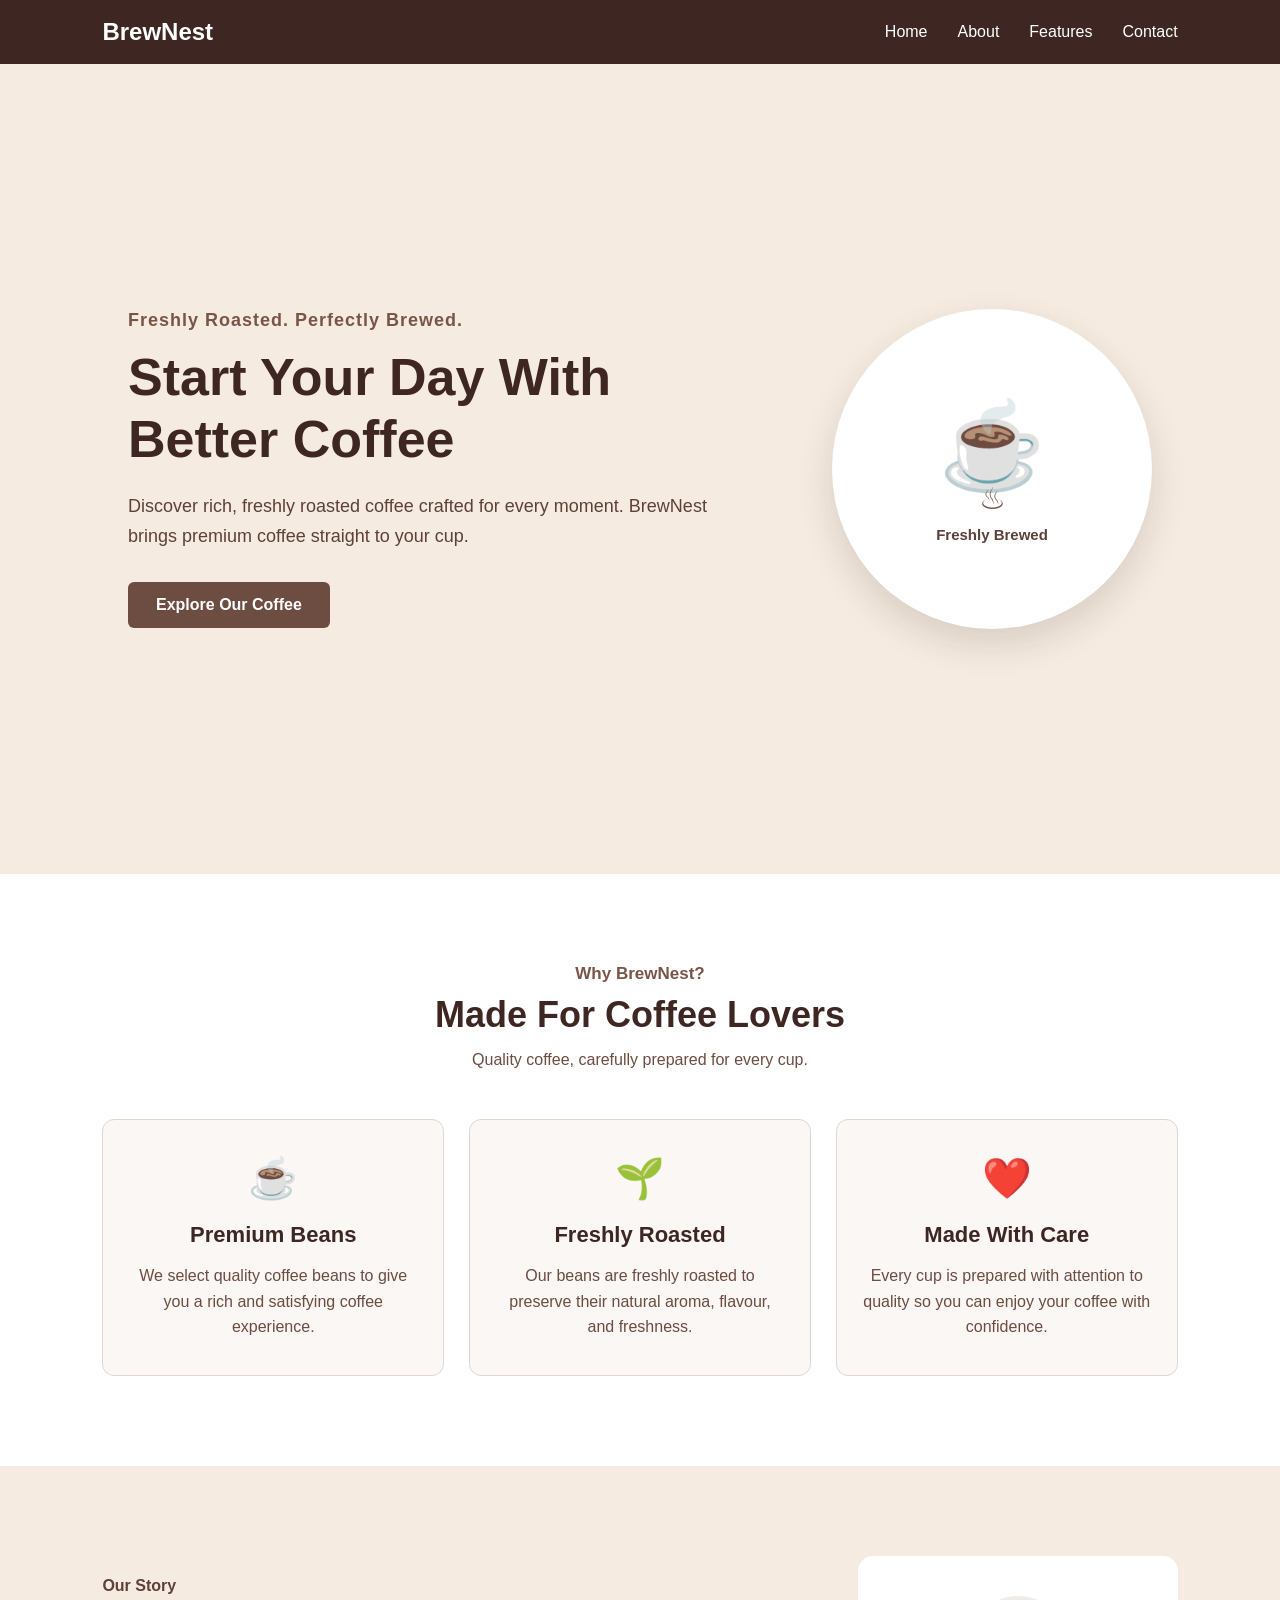
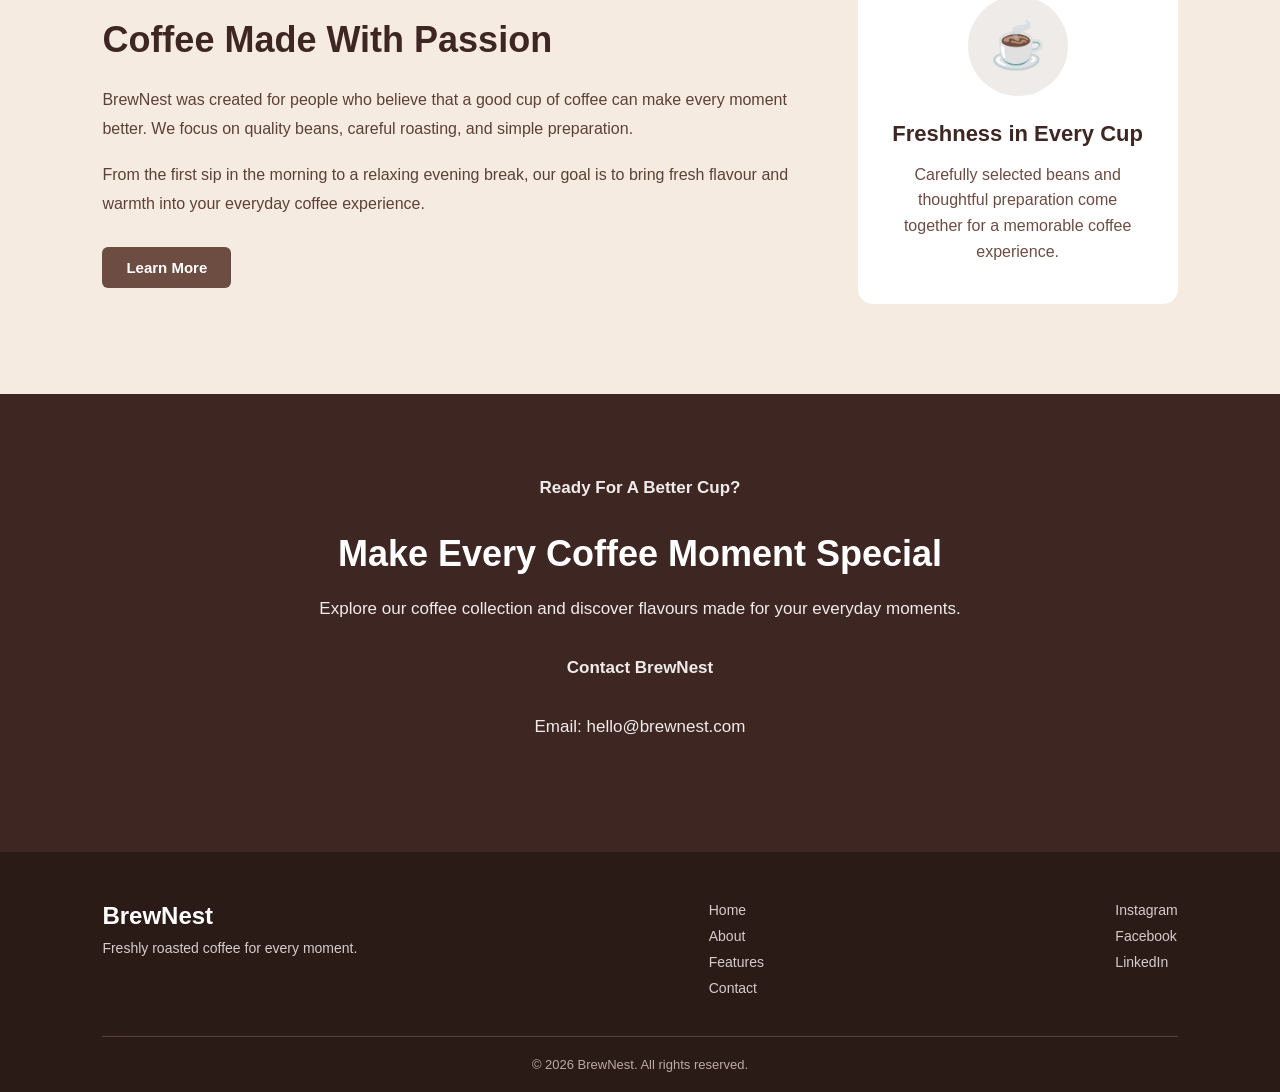
<file: WebDev-L1-LandingPage/index.html>
<!DOCTYPE html>

<html lang="en">
<head>
    <meta charset="UTF-8">
    <meta name="viewport" content="width=device-width, initial-scale=1.0">
    <title>BrewNest - Premium Coffee</title>
    <link rel="stylesheet" href="style.css">
</head>

<body>
    <nav class="navbar">
    <div class="logo">BrewNest</div>


<ul class="nav-links">
    <li><a href="#home">Home</a></li>
    <li><a href="#about">About</a></li>
    <li><a href="#features">Features</a></li>
    <li><a href="#contact">Contact</a></li>
</ul>


</nav>
<section class="hero" id="home">


<div class="hero-content">
    <p class="hero-tagline">Freshly Roasted. Perfectly Brewed.</p>

    <h1>Start Your Day With Better Coffee</h1>

    <p class="hero-text">
        Discover rich, freshly roasted coffee crafted for every moment.
        BrewNest brings premium coffee straight to your cup.
    </p>

    <a href="#features" class="hero-button">Explore Our Coffee</a>
</div>

<div class="hero-coffee">
    <div class="coffee-cup">☕</div>
    <div class="coffee-steam">♨</div>
    <p>Freshly Brewed</p>
</div>


</section>


<section class="features" id="features">
    <div class="section-heading">
        <p>Why BrewNest?</p>
        <h2>Made For Coffee Lovers</h2>
        <span>Quality coffee, carefully prepared for every cup.</span>
    </div>


<div class="feature-container">

    <div class="feature-card">
        <div class="feature-icon">☕</div>
        <h3>Premium Beans</h3>
        <p>
            We select quality coffee beans to give you a rich and
            satisfying coffee experience.
        </p>
    </div>

    <div class="feature-card">
        <div class="feature-icon">🌱</div>
        <h3>Freshly Roasted</h3>
        <p>
            Our beans are freshly roasted to preserve their natural
            aroma, flavour, and freshness.
        </p>
    </div>

    <div class="feature-card">
        <div class="feature-icon">❤️</div>
        <h3>Made With Care</h3>
        <p>
            Every cup is prepared with attention to quality so you
            can enjoy your coffee with confidence.
        </p>
    </div>

</div>


</section>

<section class="about" id="about">
    <div class="about-content">


    <div class="about-text">
        <p class="about-label">Our Story</p>

        <h2>Coffee Made With Passion</h2>

        <p>
            BrewNest was created for people who believe that a good
            cup of coffee can make every moment better. We focus on
            quality beans, careful roasting, and simple preparation.
        </p>

        <p>
            From the first sip in the morning to a relaxing evening
            break, our goal is to bring fresh flavour and warmth
            into your everyday coffee experience.
        </p>

        <a href="#contact" class="about-button">Learn More</a>
    </div>

    <div class="about-highlight">
        <div class="coffee-circle">☕</div>
        <h3>Freshness in Every Cup</h3>
        <p>
            Carefully selected beans and thoughtful preparation
            come together for a memorable coffee experience.
        </p>
    </div>

</div>


</section>

<section class="contact" id="contact">
    <div class="contact-content">
        <p class="contact-label">Ready For A Better Cup?</p>


    <h2>Make Every Coffee Moment Special</h2>

    <p>
        Explore our coffee collection and discover flavours
        made for your everyday moments.
    </p>
    <p class="contact-title">Contact BrewNest</p>
    <p class="contact-email">Email: hello@brewnest.com</p>
        
    </a>
</div>


</section>


<footer class="footer">
    <div class="footer-content">
        <div class="footer-brand">
            <h3>BrewNest</h3>
            <p>Freshly roasted coffee for every moment.</p>
        </div>

        <div class="footer-links">
            <a href="#home">Home</a>
            <a href="#about">About</a>
            <a href="#features">Features</a>
            <a href="#contact">Contact</a>
        </div>

        <div class="footer-social">
            <a href="#">Instagram</a>
            <a href="#">Facebook</a>
            <a href="#">LinkedIn</a>
        </div>
    </div>

    <div class="footer-bottom">
        <p>&copy; 2026 BrewNest. All rights reserved.</p>
    </div>
</footer>

</body>
</html>
</file>
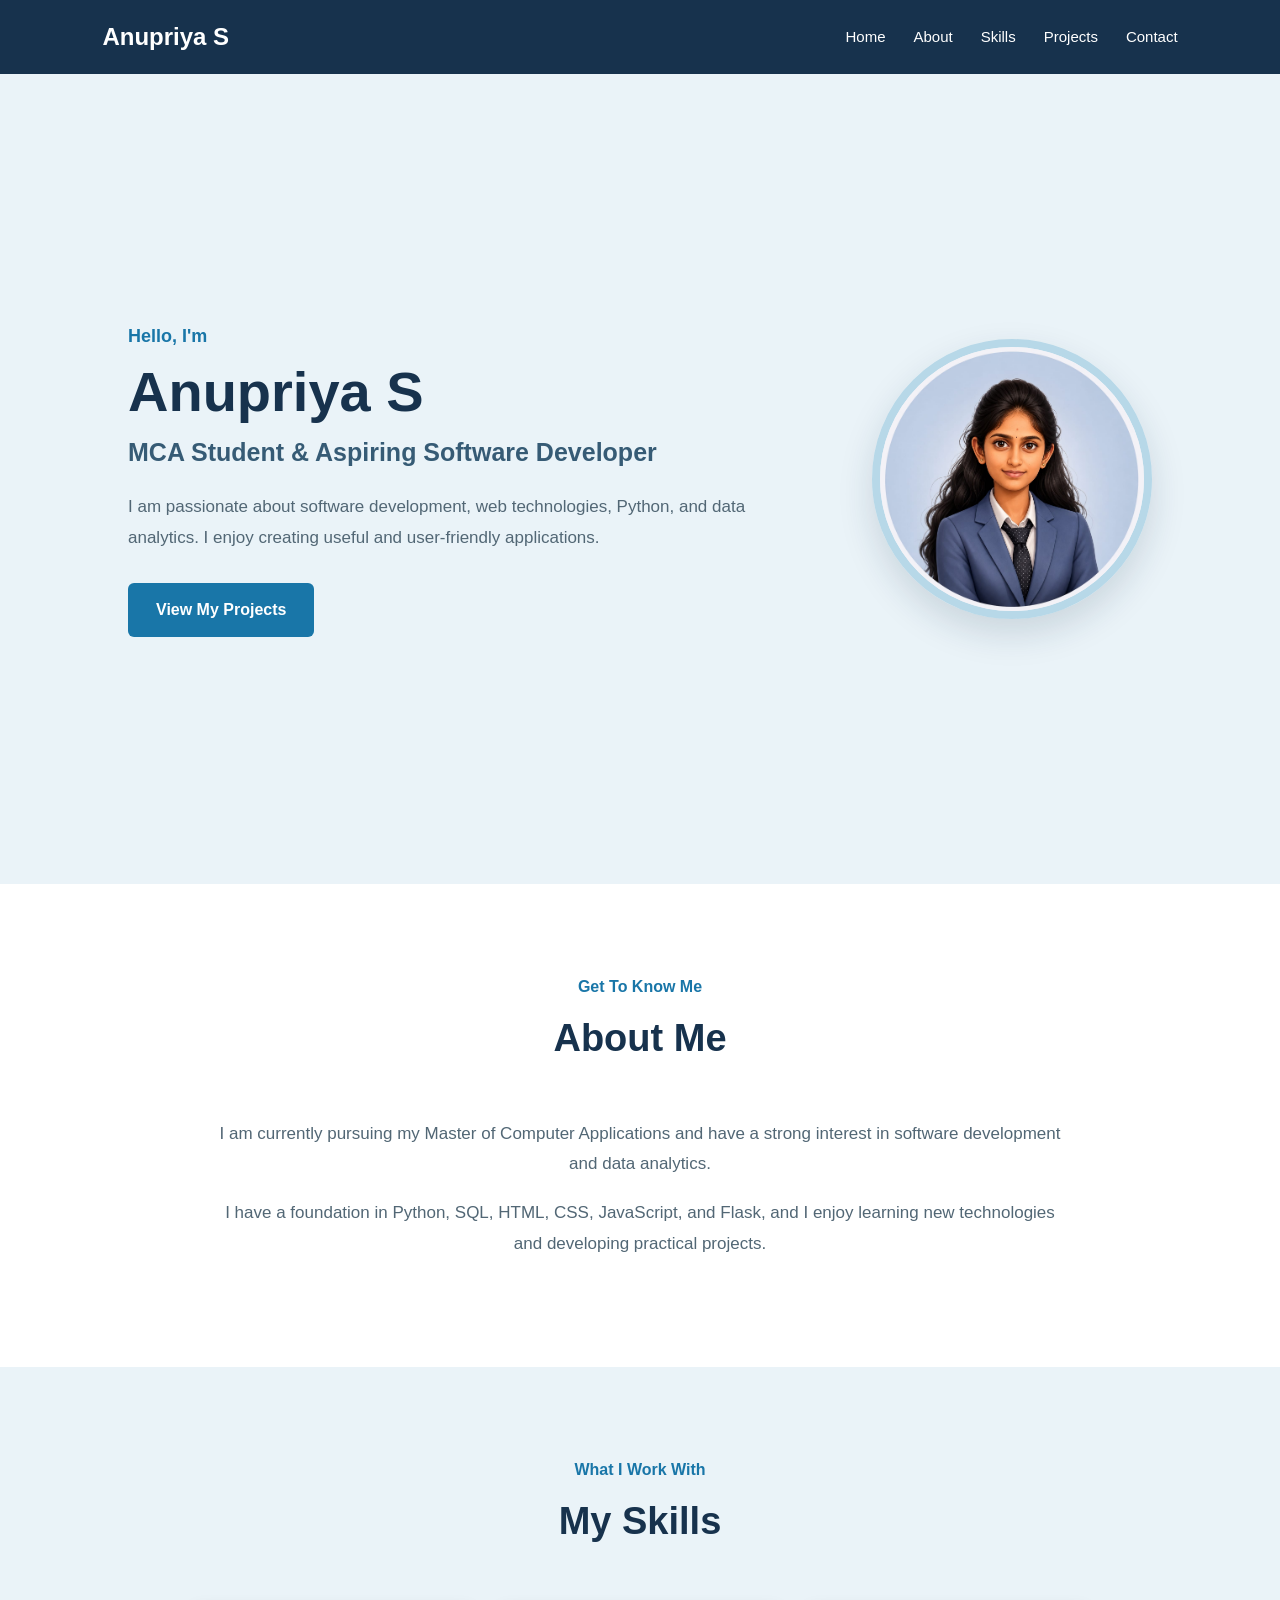
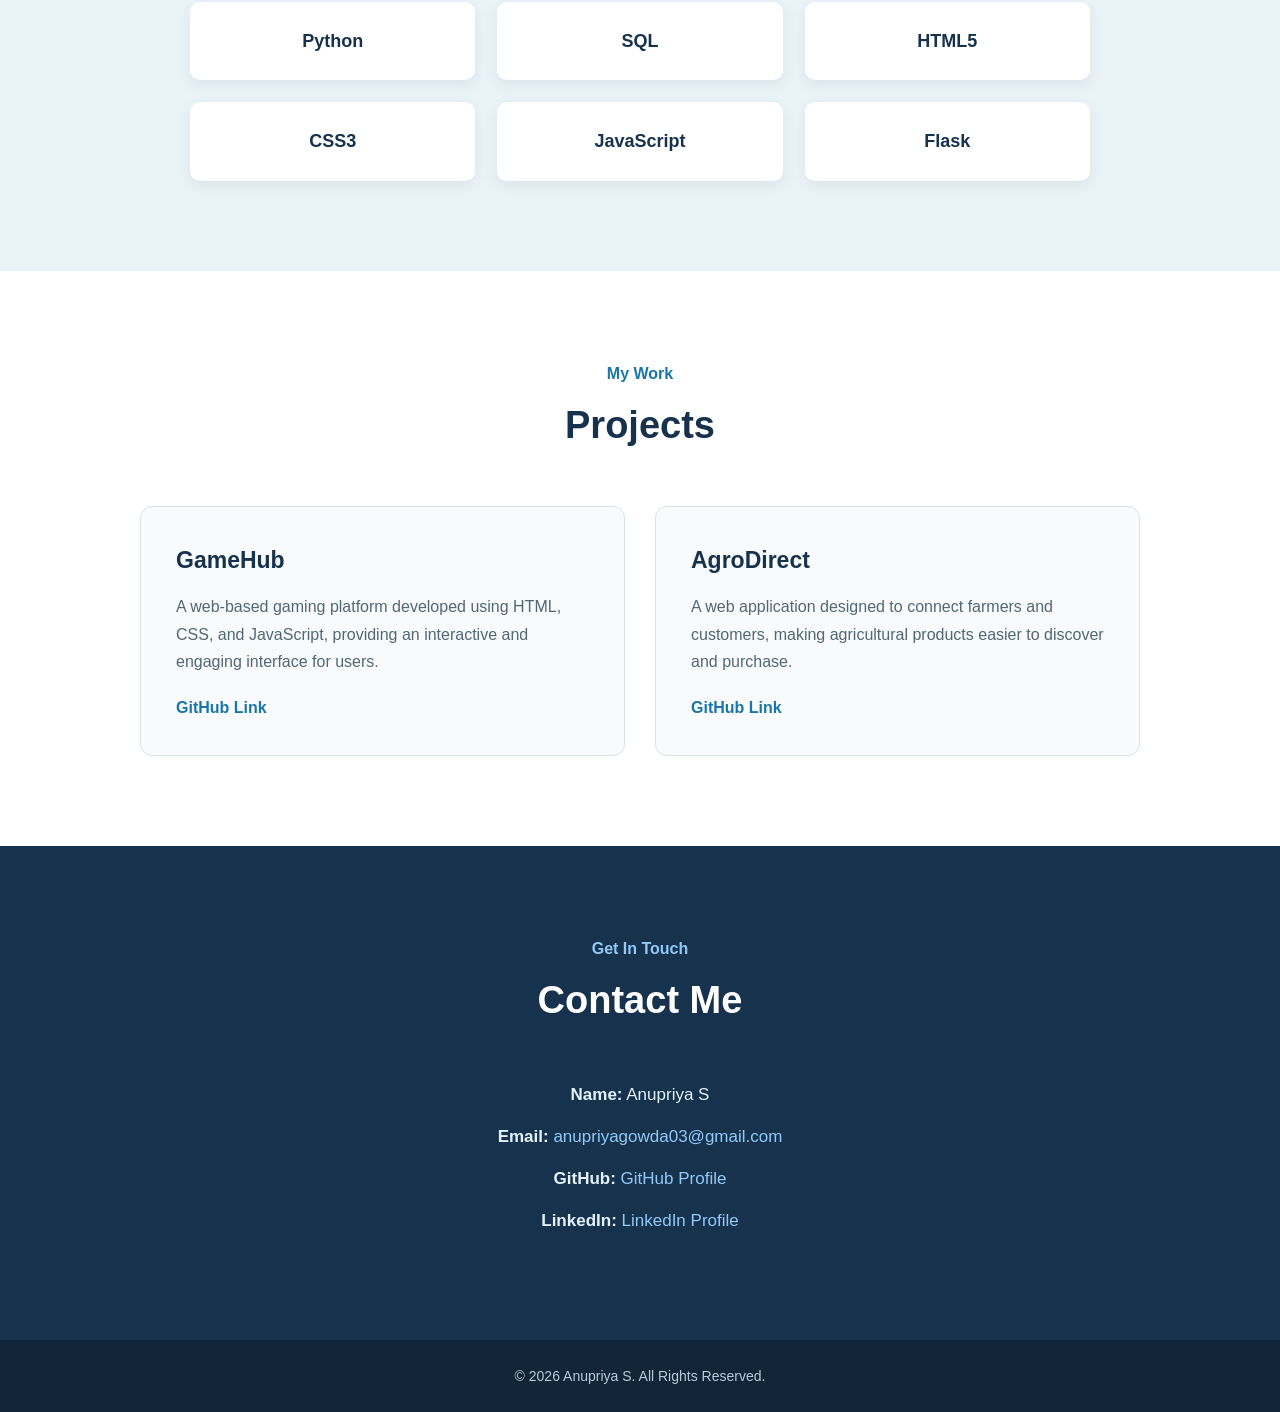
<file: WebDev-L2-PersonalPortfolio/index.html>
<!DOCTYPE html>
<html lang="en">

<head>
    <meta charset="UTF-8">
    <meta name="viewport" content="width=device-width, initial-scale=1.0">

    <title>Anupriya S | Portfolio</title>

    <link rel="stylesheet" href="style.css">
</head>

<body>

    <!-- Navigation -->
    <nav class="navbar">
        <div class="logo">Anupriya S</div>

        <ul class="nav-links">
            <li><a href="#home">Home</a></li>
            <li><a href="#about">About</a></li>
            <li><a href="#skills">Skills</a></li>
            <li><a href="#projects">Projects</a></li>
            <li><a href="#contact">Contact</a></li>
        </ul>
    </nav>


    <!-- Hero Section -->
    <section class="hero" id="home">

        <div class="hero-content">

            <p class="hero-label">Hello, I'm</p>

            <h1>Anupriya S</h1>

            <h2>MCA Student & Aspiring Software Developer</h2>

            <p class="hero-text">
                I am passionate about software development, web technologies,
                Python, and data analytics. I enjoy creating useful and
                user-friendly applications.
            </p>

            <a href="#projects" class="hero-button">
                View My Projects
            </a>

        </div>


        <div class="profile-image">
            <img src="profile.jpeg" alt="Anupriya S">
        </div>

    </section>


    <!-- About Section -->
    <section class="about" id="about">

        <div class="section-heading">
            <p>Get To Know Me</p>
            <h2>About Me</h2>
        </div>

        <div class="about-content">

            <p>
                I am currently pursuing my Master of Computer Applications
                and have a strong interest in software development and
                data analytics.
            </p>

            <p>
                I have a foundation in Python, SQL, HTML, CSS, JavaScript,
                and Flask, and I enjoy learning new technologies and
                developing practical projects.
            </p>

        </div>

    </section>


    <!-- Skills Section -->
    <section class="skills" id="skills">

        <div class="section-heading">
            <p>What I Work With</p>
            <h2>My Skills</h2>
        </div>

        <div class="skills-container">

            <div class="skill-card">Python</div>

            <div class="skill-card">SQL</div>

            <div class="skill-card">HTML5</div>

            <div class="skill-card">CSS3</div>

            <div class="skill-card">JavaScript</div>

            <div class="skill-card">Flask</div>

        </div>

    </section>


    <!-- Projects Section -->
    <section class="projects" id="projects">

        <div class="section-heading">
            <p>My Work</p>
            <h2>Projects</h2>
        </div>

        <div class="project-container">


            <!-- GameHub -->
            <div class="project-card">

                <h3>GameHub</h3>

                <p>
                    A web-based gaming platform developed using HTML,
                    CSS, and JavaScript, providing an interactive and
                    engaging interface for users.
                </p>

                <a href="https://github.com/Anupriyagowda/gamehub"
                   class="project-link"
                   target="_blank">
                    GitHub Link
                </a>

            </div>


            <!-- AgroDirect -->
            <div class="project-card">

                <h3>AgroDirect</h3>

                <p>
                    A web application designed to connect farmers and
                    customers, making agricultural products easier to
                    discover and purchase.
                </p>

                <a href="https://github.com/Anupriyagowda/AgroDirect"
                   class="project-link"
                   target="_blank">
                    GitHub Link
                </a>

            </div>

        </div>

    </section>


    <!-- Contact Section -->
    <section class="contact" id="contact">

        <div class="section-heading">
            <p>Get In Touch</p>
            <h2>Contact Me</h2>
        </div>

        <div class="contact-content">

            <p>
                <strong>Name:</strong>
                Anupriya S
            </p>

            <p>
                <strong>Email:</strong>
                <a href="mailto:anupriyagowda03@gmail.com">
                    anupriyagowda03@gmail.com
                </a>
            </p>

            <p>
                <strong>GitHub:</strong>
                <a href="https://github.com/Anupriyagowda"
                   target="_blank">
                    GitHub Profile
                </a>
            </p>

            <p>
                <strong>LinkedIn:</strong>
                <a href="https://www.linkedin.com/in/anupriya04/"
                   target="_blank">
                    LinkedIn Profile
                </a>
            </p>

        </div>

    </section>


    <!-- Footer -->
    <footer class="footer">

        <p>
            © 2026 Anupriya S. All Rights Reserved.
        </p>

    </footer>

</body>

</html>
</file>
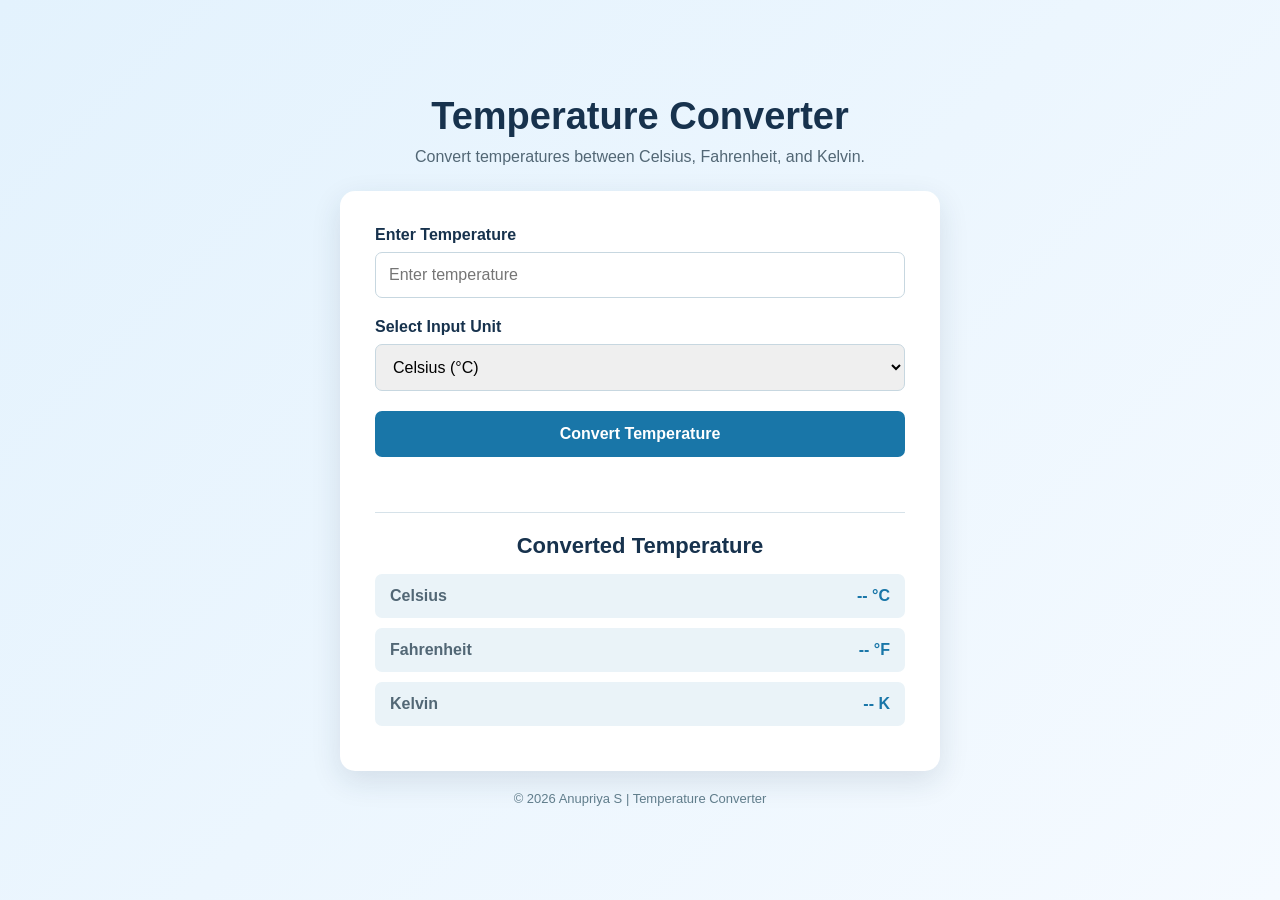
<file: WebDev-L3-TemperatureConverter/index.html>
<!DOCTYPE html>
<html lang="en">
<head>
    <meta charset="UTF-8">
    <meta name="viewport" content="width=device-width, initial-scale=1.0">

    <title>Temperature Converter</title>

    <link rel="stylesheet" href="style.css">
</head>

<body>

    <div class="converter-container">

        <div class="header">
            <h1>Temperature Converter</h1>
            <p class="description">
                Convert temperatures between Celsius, Fahrenheit, and Kelvin.
            </p>
        </div>

        <div class="converter-box">

            <label for="temperature">Enter Temperature</label>

            <input
                type="text"
                id="temperature"
                placeholder="Enter temperature"
                autocomplete="off"
            >

            <label for="unit">Select Input Unit</label>

            <select id="unit">
                <option value="Celsius">Celsius (°C)</option>
                <option value="Fahrenheit">Fahrenheit (°F)</option>
                <option value="Kelvin">Kelvin (K)</option>
            </select>

            <button id="convertBtn">Convert Temperature</button>

            <div id="errorMessage" class="error-message"></div>

            <div id="result" class="result">
                <h2>Converted Temperature</h2>

                <div class="result-item">
                    <span>Celsius</span>
                    <strong id="celsiusResult">-- °C</strong>
                </div>

                <div class="result-item">
                    <span>Fahrenheit</span>
                    <strong id="fahrenheitResult">-- °F</strong>
                </div>

                <div class="result-item">
                    <span>Kelvin</span>
                    <strong id="kelvinResult">-- K</strong>
                </div>
            </div>

        </div>

        <footer>
            <p>© 2026 Anupriya S | Temperature Converter</p>
        </footer>

    </div>

    <script src="script.js"></script>

</body>
</html>
</file>
<file: WebDev-L1-LandingPage/style.css>
* {
    margin: 0;
    padding: 0;
    box-sizing: border-box;
}

html {
    scroll-behavior: smooth;
}

body {
    font-family: Arial, sans-serif;
}

/* Navigation */

.navbar {
    position: sticky;
    top: 0;
    z-index: 1000;
    display: flex;
    justify-content: space-between;
    align-items: center;
    padding: 18px 8%;
    background-color: #3e2723;
}

.logo {
    color: #ffffff;
    font-size: 24px;
    font-weight: bold;
}

.nav-links {
    display: flex;
    gap: 30px;
    list-style: none;
}

.nav-links a {
    color: #ffffff;
    text-decoration: none;
    font-size: 16px;
}

.nav-links a:hover {
    color: #d7ccc8;
}

/* Hero / Home */

.hero {
    min-height: 90vh;
    display: flex;
    align-items: center;
    justify-content: space-between;
    gap: 80px;
    padding: 70px 10%;
    background-color: #f5ebe0;
}

.hero-content {
    flex: 1;
    max-width: 620px;
}

.hero-tagline {
    margin-bottom: 15px;
    color: #795548;
    font-size: 18px;
    font-weight: bold;
    letter-spacing: 1px;
}

.hero h1 {
    margin-bottom: 20px;
    color: #3e2723;
    font-size: 52px;
    line-height: 1.2;
}

.hero-text {
    max-width: 600px;
    margin-bottom: 30px;
    color: #5d4037;
    font-size: 18px;
    line-height: 1.7;
}

.hero-button {
    display: inline-block;
    padding: 14px 28px;
    border-radius: 6px;
    background-color: #6d4c41;
    color: #ffffff;
    text-decoration: none;
    font-size: 16px;
    font-weight: bold;
    transition: 0.3s;
}

.hero-button:hover {
    background-color: #4e342e;
    transform: translateY(-2px);
}

.hero-coffee {
    flex: 0 0 320px;
    width: 320px;
    height: 320px;
    display: flex;
    flex-direction: column;
    align-items: center;
    justify-content: center;
    border-radius: 50%;
    background-color: #ffffff;
    box-shadow: 0 15px 35px rgba(62, 39, 35, 0.15);
}

.coffee-cup {
    font-size: 85px;
}

.coffee-steam {
    margin-top: -15px;
    color: #795548;
    font-size: 30px;
}

.hero-coffee p {
    margin-top: 10px;
    color: #5d4037;
    font-size: 15px;
    font-weight: bold;
}

/* Features */

.features {
    padding: 90px 8%;
    background-color: #ffffff;
    text-align: center;
}

.section-heading {
    max-width: 700px;
    margin: 0 auto 50px;
}

.section-heading p {
    margin-bottom: 10px;
    color: #795548;
    font-size: 17px;
    font-weight: bold;
}

.section-heading h2 {
    margin-bottom: 15px;
    color: #3e2723;
    font-size: 36px;
}

.section-heading span {
    color: #6d4c41;
    font-size: 16px;
}

.feature-container {
    display: grid;
    grid-template-columns: repeat(3, 1fr);
    gap: 25px;
}

.feature-card {
    padding: 35px 25px;
    border: 1px solid #e0d6cf;
    border-radius: 12px;
    background-color: #faf7f4;
}

.feature-icon {
    margin-bottom: 20px;
    font-size: 40px;
}

.feature-card h3 {
    margin-bottom: 15px;
    color: #3e2723;
    font-size: 22px;
}

.feature-card p {
    color: #6d4c41;
    font-size: 16px;
    line-height: 1.6;
}

/* About */

.about {
    padding: 90px 8%;
    background-color: #f5ebe0;
}

.about-content {
    display: flex;
    gap: 60px;
    align-items: center;
    max-width: 1100px;
    margin: 0 auto;
}

.about-text {
    flex: 1;
}

.about-label {
    margin-bottom: 10px;
    color: #795548;
    font-size: 17px;
    font-weight: bold;
}

.about-text h2 {
    margin-bottom: 25px;
    color: #3e2723;
    font-size: 36px;
}

.about-text p {
    margin-bottom: 18px;
    color: #5d4037;
    font-size: 16px;
    line-height: 1.8;
}

.about-button {
    display: inline-block;
    margin-top: 10px;
    padding: 12px 24px;
    border-radius: 6px;
    background-color: #6d4c41;
    color: #ffffff;
    text-decoration: none;
    font-size: 15px;
    font-weight: bold;
}

.about-button:hover {
    background-color: #4e342e;
}

.about-highlight {
    flex: 0 0 320px;
    padding: 40px 30px;
    border-radius: 15px;
    background-color: #ffffff;
    text-align: center;
}

.coffee-circle {
    display: flex;
    width: 100px;
    height: 100px;
    margin: 0 auto 25px;
    border-radius: 50%;
    align-items: center;
    justify-content: center;
    background-color: #efebe9;
    font-size: 45px;
}

.about-highlight h3 {
    margin-bottom: 15px;
    color: #3e2723;
    font-size: 22px;
}

.about-highlight p {
    color: #6d4c41;
    font-size: 16px;
    line-height: 1.6;
}

/* Contact */

.contact {
    padding: 80px 8%;
    background-color: #3e2723;
    text-align: center;
}

.contact-content {
    max-width: 750px;
    margin: 0 auto;
}

.contact-label {
    margin-bottom: 12px;
    color: #d7ccc8;
    font-size: 17px;
    font-weight: bold;
}

.contact h2 {
    margin-bottom: 20px;
    color: #ffffff;
    font-size: 36px;
}

.contact p {
    margin-bottom: 30px;
    color: #efebe9;
    font-size: 17px;
    line-height: 1.7;
}

.contact-title {
    color: #d7ccc8;
    font-size: 18px;
    font-weight: bold;
}

.contact-button {
    display: inline-block;
    padding: 14px 28px;
    border-radius: 6px;
    background-color: #d7ccc8;
    color: #3e2723;
    text-decoration: none;
    font-size: 16px;
    font-weight: bold;
}

.contact-button:hover {
    background-color: #c8bdb9;
}

/* Footer */

.footer {
    padding: 50px 8% 20px;
    background-color: #2b1b17;
    color: #ffffff;
}

.footer-content {
    display: flex;
    justify-content: space-between;
    gap: 40px;
    max-width: 1100px;
    margin: 0 auto;
}

.footer-brand h3 {
    margin-bottom: 10px;
    font-size: 24px;
}

.footer-brand p {
    color: #d7ccc8;
    font-size: 14px;
}

.footer-links,
.footer-social {
    display: flex;
    flex-direction: column;
    gap: 10px;
}

.footer-links a,
.footer-social a {
    color: #d7ccc8;
    text-decoration: none;
    font-size: 14px;
}

.footer-links a:hover,
.footer-social a:hover {
    color: #ffffff;
}

.footer-bottom {
    margin-top: 40px;
    padding-top: 20px;
    border-top: 1px solid #5d4037;
    text-align: center;
}

.footer-bottom p {
    color: #bcaaa4;
    font-size: 13px;
}

/* Mobile Responsive */

@media (max-width: 768px) {

    .navbar {
        flex-direction: column;
        gap: 15px;
        padding: 15px 5%;
    }

    .nav-links {
        flex-wrap: wrap;
        justify-content: center;
        gap: 15px;
    }

    .hero {
        min-height: auto;
        flex-direction: column;
        text-align: center;
        gap: 50px;
        padding: 70px 5%;
    }

    .hero-content {
        max-width: 100%;
    }

    .hero h1 {
        font-size: 38px;
    }

    .hero-text {
        max-width: 100%;
        font-size: 16px;
    }

    .hero-coffee {
        flex: none;
        width: 220px;
        height: 220px;
    }

    .coffee-cup {
        font-size: 75px;
    }

    .feature-container {
        grid-template-columns: 1fr;
    }

    .about-content {
        flex-direction: column;
        gap: 40px;
    }

    .about-text h2 {
        font-size: 30px;
    }

    .about-highlight {
        width: 100%;
        flex: none;
    }

    .contact {
        padding: 60px 5%;
    }

    .contact h2 {
        font-size: 30px;
    }

    .footer-content {
        flex-direction: column;
        text-align: center;
        align-items: center;
    }

    .footer-links,
    .footer-social {
        align-items: center;
    }
}
</file>
<file: WebDev-L2-PersonalPortfolio/style.css>
* {
    margin: 0;
    padding: 0;
    box-sizing: border-box;
}

html {
    scroll-behavior: smooth;
}

body {
    font-family: Arial, sans-serif;
    color: #263238;
    background-color: #f8fafc;
    line-height: 1.6;
}


/* =========================
   Navigation
========================= */

.navbar {
    position: sticky;
    top: 0;
    z-index: 1000;

    display: flex;
    justify-content: space-between;
    align-items: center;

    padding: 18px 8%;

    background-color: #17324d;
}

.logo {
    color: #ffffff;
    font-size: 24px;
    font-weight: bold;
}

.nav-links {
    display: flex;
    gap: 28px;
    list-style: none;
}

.nav-links a {
    color: #ffffff;
    text-decoration: none;
    font-size: 15px;
    font-weight: 500;
}

.nav-links a:hover {
    color: #90caf9;
}


/* =========================
   Hero Section
========================= */

.hero {
    min-height: 90vh;

    display: flex;
    align-items: center;
    justify-content: space-between;

    gap: 60px;
    padding: 80px 10%;

    background-color: #eaf3f8;
}

.hero-content {
    max-width: 650px;
}

.hero-label {
    margin-bottom: 10px;

    color: #1976a8;
    font-size: 18px;
    font-weight: bold;
}

.hero h1 {
    margin-bottom: 10px;

    color: #17324d;
    font-size: 56px;
    line-height: 1.1;
}

.hero h2 {
    margin-bottom: 20px;

    color: #365b75;
    font-size: 25px;
    font-weight: 600;
}

.hero-text {
    margin-bottom: 30px;

    color: #526775;
    font-size: 17px;
    line-height: 1.8;
}

.hero-button {
    display: inline-block;

    padding: 14px 28px;

    border-radius: 6px;

    background-color: #1976a8;
    color: #ffffff;

    text-decoration: none;
    font-size: 16px;
    font-weight: bold;

    transition: 0.3s;
}

.hero-button:hover {
    background-color: #125a80;
    transform: translateY(-2px);
}


/* =========================
   Profile Photo
========================= */

.profile-image {
    display: flex;
    align-items: center;
    justify-content: center;

    flex-shrink: 0;
}

.profile-image img {
    width: 280px;
    height: 280px;

    object-fit: cover;

    border-radius: 50%;
    border: 8px solid #b7d8e8;

    box-shadow: 0 15px 35px rgba(23, 50, 77, 0.15);
}


/* =========================
   Common Section Heading
========================= */

.section-heading {
    max-width: 700px;

    margin: 0 auto 50px;

    text-align: center;
}

.section-heading p {
    margin-bottom: 8px;

    color: #1976a8;
    font-size: 16px;
    font-weight: bold;
}

.section-heading h2 {
    color: #17324d;
    font-size: 38px;
}


/* =========================
   About Section
========================= */

.about {
    padding: 90px 10%;

    background-color: #ffffff;
}

.about-content {
    max-width: 850px;

    margin: 0 auto;

    text-align: center;
}

.about-content p {
    margin-bottom: 18px;

    color: #526775;
    font-size: 17px;
    line-height: 1.8;
}


/* =========================
   Skills Section
========================= */

.skills {
    padding: 90px 10%;

    background-color: #eaf3f8;
}

.skills-container {
    max-width: 900px;

    margin: 0 auto;

    display: grid;
    grid-template-columns: repeat(3, 1fr);

    gap: 22px;
}

.skill-card {
    padding: 25px;

    border-radius: 10px;

    background-color: #ffffff;

    color: #17324d;

    text-align: center;

    font-size: 18px;
    font-weight: bold;

    box-shadow: 0 5px 15px rgba(23, 50, 77, 0.08);

    transition: 0.3s;
}

.skill-card:hover {
    transform: translateY(-5px);
}


/* =========================
   Projects Section
========================= */

.projects {
    padding: 90px 10%;

    background-color: #ffffff;
}

.project-container {
    max-width: 1000px;

    margin: 0 auto;

    display: grid;
    grid-template-columns: repeat(2, 1fr);

    gap: 30px;
}

.project-card {
    padding: 35px;

    border: 1px solid #d6e2e9;
    border-radius: 12px;

    background-color: #f8fafc;
}

.project-card h3 {
    margin-bottom: 15px;

    color: #17324d;
    font-size: 23px;
}

.project-card p {
    margin-bottom: 20px;

    color: #526775;
    font-size: 16px;
    line-height: 1.7;
}

.project-link {
    color: #1976a8;

    text-decoration: none;

    font-weight: bold;
}

.project-link:hover {
    text-decoration: underline;
}


/* =========================
   Contact Section
========================= */

.contact {
    padding: 90px 10%;

    background-color: #17324d;
}

.contact .section-heading p {
    color: #90caf9;
}

.contact .section-heading h2 {
    color: #ffffff;
}

.contact-content {
    max-width: 600px;

    margin: 0 auto;

    text-align: center;
}

.contact-content p {
    margin-bottom: 15px;

    color: #e3f2fd;
    font-size: 17px;
}

.contact-content a {
    color: #90caf9;

    text-decoration: none;
}

.contact-content a:hover {
    text-decoration: underline;
}


/* =========================
   Footer
========================= */

.footer {
    padding: 25px 8%;

    background-color: #102538;

    color: #b9cbd7;

    text-align: center;

    font-size: 14px;
}


/* =========================
   Responsive Design
========================= */

@media (max-width: 768px) {

    .navbar {
        flex-direction: column;

        gap: 15px;

        padding: 15px 5%;
    }

    .nav-links {
        flex-wrap: wrap;

        justify-content: center;

        gap: 15px;
    }


    /* Mobile Hero */

    .hero {
        min-height: auto;

        flex-direction: column;

        text-align: center;

        padding: 70px 5%;

        gap: 45px;
    }

    .hero-content {
        max-width: 100%;
    }

    .hero h1 {
        font-size: 42px;
    }

    .hero h2 {
        font-size: 21px;
    }

    .hero-text {
        font-size: 16px;
    }


    /* Mobile Profile Photo */

    .profile-image img {
        width: 220px;
        height: 220px;
    }


    /* Sections */

    .about,
    .skills,
    .projects,
    .contact {
        padding: 70px 5%;
    }

    .section-heading h2 {
        font-size: 32px;
    }


    /* Mobile Skills */

    .skills-container {
        grid-template-columns: 1fr;
    }


    /* Mobile Projects */

    .project-container {
        grid-template-columns: 1fr;
    }

    .project-card {
        padding: 28px;
    }
}
</file>
<file: WebDev-L3-TemperatureConverter/style.css>
* {
    margin: 0;
    padding: 0;
    box-sizing: border-box;
}

body {
    font-family: Arial, sans-serif;
    min-height: 100vh;
    background: linear-gradient(135deg, #e3f2fd, #f5faff);
    color: #263238;
    display: flex;
    justify-content: center;
    align-items: center;
    padding: 30px 15px;
}

.converter-container {
    width: 100%;
    max-width: 600px;
}

.header {
    text-align: center;
    margin-bottom: 25px;
}

.subtitle {
    color: #1976a8;
    font-size: 15px;
    font-weight: bold;
    margin-bottom: 8px;
}

.header h1 {
    color: #17324d;
    font-size: 38px;
    margin-bottom: 10px;
}

.description {
    color: #526775;
    font-size: 16px;
}

.converter-box {
    background-color: #ffffff;
    padding: 35px;
    border-radius: 15px;
    box-shadow: 0 10px 30px rgba(23, 50, 77, 0.12);
}

.converter-box label {
    display: block;
    margin-bottom: 8px;
    color: #17324d;
    font-weight: bold;
}

.converter-box input,
.converter-box select {
    width: 100%;
    padding: 13px;
    margin-bottom: 20px;
    border: 1px solid #c7d7e0;
    border-radius: 7px;
    font-size: 16px;
    outline: none;
}

.converter-box input:focus,
.converter-box select:focus {
    border-color: #1976a8;
}

#convertBtn {
    width: 100%;
    padding: 14px;
    border: none;
    border-radius: 7px;
    background-color: #1976a8;
    color: #ffffff;
    font-size: 16px;
    font-weight: bold;
    cursor: pointer;
    transition: 0.3s;
}

#convertBtn:hover {
    background-color: #125a80;
    transform: translateY(-2px);
}

.error-message {
    min-height: 25px;
    margin-top: 15px;
    color: #d32f2f;
    text-align: center;
    font-size: 15px;
    font-weight: bold;
}

.result {
    margin-top: 15px;
    padding-top: 20px;
    border-top: 1px solid #d6e2e9;
}

.result h2 {
    margin-bottom: 15px;
    color: #17324d;
    text-align: center;
    font-size: 22px;
}

.result-item {
    display: flex;
    justify-content: space-between;
    align-items: center;
    padding: 13px 15px;
    margin-bottom: 10px;
    background-color: #eaf3f8;
    border-radius: 7px;
}

.result-item span {
    color: #526775;
    font-weight: bold;
}

.result-item strong {
    color: #1976a8;
}

footer {
    margin-top: 20px;
    text-align: center;
    color: #607d8b;
    font-size: 13px;
}

@media (max-width: 600px) {

    body {
        padding: 20px 12px;
    }

    .header h1 {
        font-size: 30px;
    }

    .description {
        font-size: 14px;
    }

    .converter-box {
        padding: 25px 20px;
    }

    .result-item {
        flex-direction: column;
        gap: 5px;
    }
}
</file>
